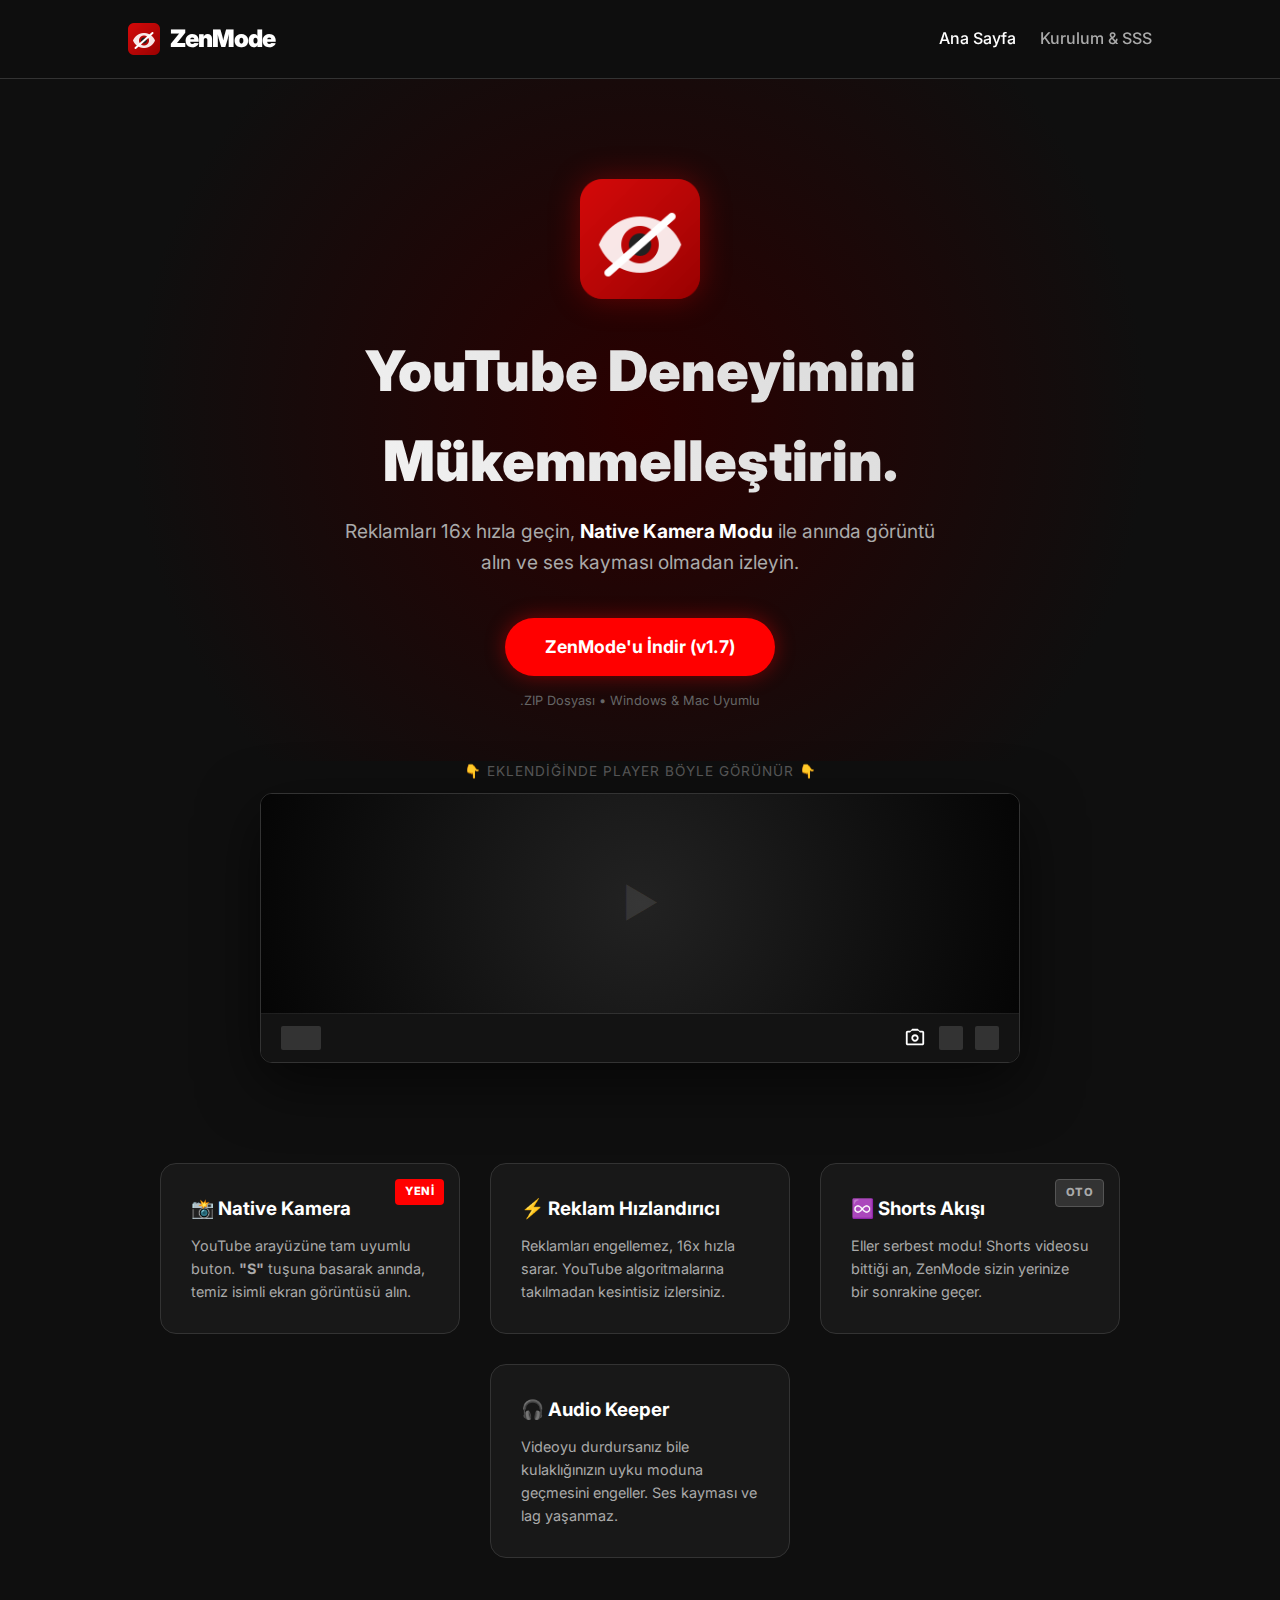
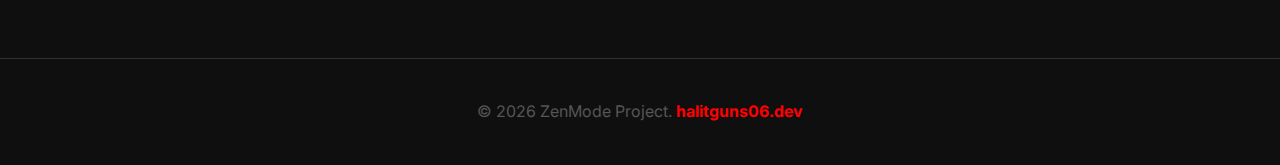
<file: index.html>
<!DOCTYPE html>
<html lang="tr">
<head>
    <meta charset="UTF-8">
    <meta name="viewport" content="width=device-width, initial-scale=1.0">
    <title>ZenMode v1.7 - YouTube Deneyimini Yükselt</title>
    <link rel="stylesheet" href="site.css">
    <link rel="icon" type="image/png" href="icon.png">
</head>
<body>

    <header>
        <div class="logo">
            <img src="icon.png" alt="ZenMode Logo">
            <span>ZenMode</span>
        </div>
        <nav>
            <a href="index.html" class="active">Ana Sayfa</a>
            <a href="help.html">Kurulum & SSS</a>
        </nav>
    </header>

    <section class="hero">
        <div class="hero-content">
            <img src="icon.png" alt="ZenMode Logo" class="hero-icon">
            <h1>YouTube Deneyimini <br> Mükemmelleştirin.</h1>
            <p class="subtitle">Reklamları 16x hızla geçin, <b>Native Kamera Modu</b> ile anında görüntü alın ve ses kayması olmadan izleyin.</p>

            <a href="#" class="btn-primary" onclick="downloadZip(event)">ZenMode'u İndir (v1.7)</a>
            <p class="meta-text">.ZIP Dosyası • Windows & Mac Uyumlu</p>
        </div>
    </section>

    <div class="mockup-wrapper">
        <p class="mockup-label">👇 Eklendiğinde Player Böyle Görünür 👇</p>
        <div class="mockup-container">
            <div class="mockup-screen">
                <div class="play-btn">▶</div>
            </div>
            <div class="mockup-controls">
                <div class="fake-btn long"></div>
                <div class="right-controls">
                    <div class="zen-fake-btn" title="Ekran Görüntüsü (S)">
                        <svg viewBox="0 0 24 24" fill="white" width="22"><path d="M4 4h3l2-2h6l2 2h3c1.1 0 2 .9 2 2v12c0 1.1-.9 2-2 2H4c-1.1 0-2-.9-2-2V6c0-1.1.9-2 2-2zm0 2v12h16V6h-2.6L15.55 4.1 15.25 4H8.75l-.3.1L6.6 6H4zm8 10c-2.21 0-4-1.79-4-4s1.79-4 4-4 4 1.79 4 4-1.79 4-4 4zm0-6c-1.1 0-2 .9-2 2s.9 2 2 2 2-.9 2-2-.9-2-2-2z"/></svg>
                    </div>
                    <div class="fake-btn"></div>
                    <div class="fake-btn"></div>
                </div>
            </div>
        </div>
    </div>

    <section class="features">
        <div class="feature-card">
            <span class="badge highlight">YENİ</span>
            <h3>📸 Native Kamera</h3>
            <p>YouTube arayüzüne tam uyumlu buton. <b>"S"</b> tuşuna basarak anında, temiz isimli ekran görüntüsü alın.</p>
        </div>

        <div class="feature-card">
            <h3>⚡ Reklam Hızlandırıcı</h3>
            <p>Reklamları engellemez, 16x hızla sarar. YouTube algoritmalarına takılmadan kesintisiz izlersiniz.</p>
        </div>

        <div class="feature-card">
            <span class="badge auto">OTO</span>
            <h3>♾️ Shorts Akışı</h3>
            <p>Eller serbest modu! Shorts videosu bittiği an, ZenMode sizin yerinize bir sonrakine geçer.</p>
        </div>

        <div class="feature-card">
            <h3>🎧 Audio Keeper</h3>
            <p>Videoyu durdursanız bile kulaklığınızın uyku moduna geçmesini engeller. Ses kayması ve lag yaşanmaz.</p>
        </div>
    </section>

    <footer>
        <p>&copy; 2026 ZenMode Project. <span style="color:var(--yt-red); font-weight:bold;">halitguns06.dev</span></p>
    </footer>

    <script>
        function downloadZip(e) {
            e.preventDefault();
            // Dosya ismini buraya yaz
            window.location.href = 'ZenMode.zip';
            setTimeout(() => { window.location.href = 'help.html'; }, 500);
        }
    </script>

</body>
</html>
</file>
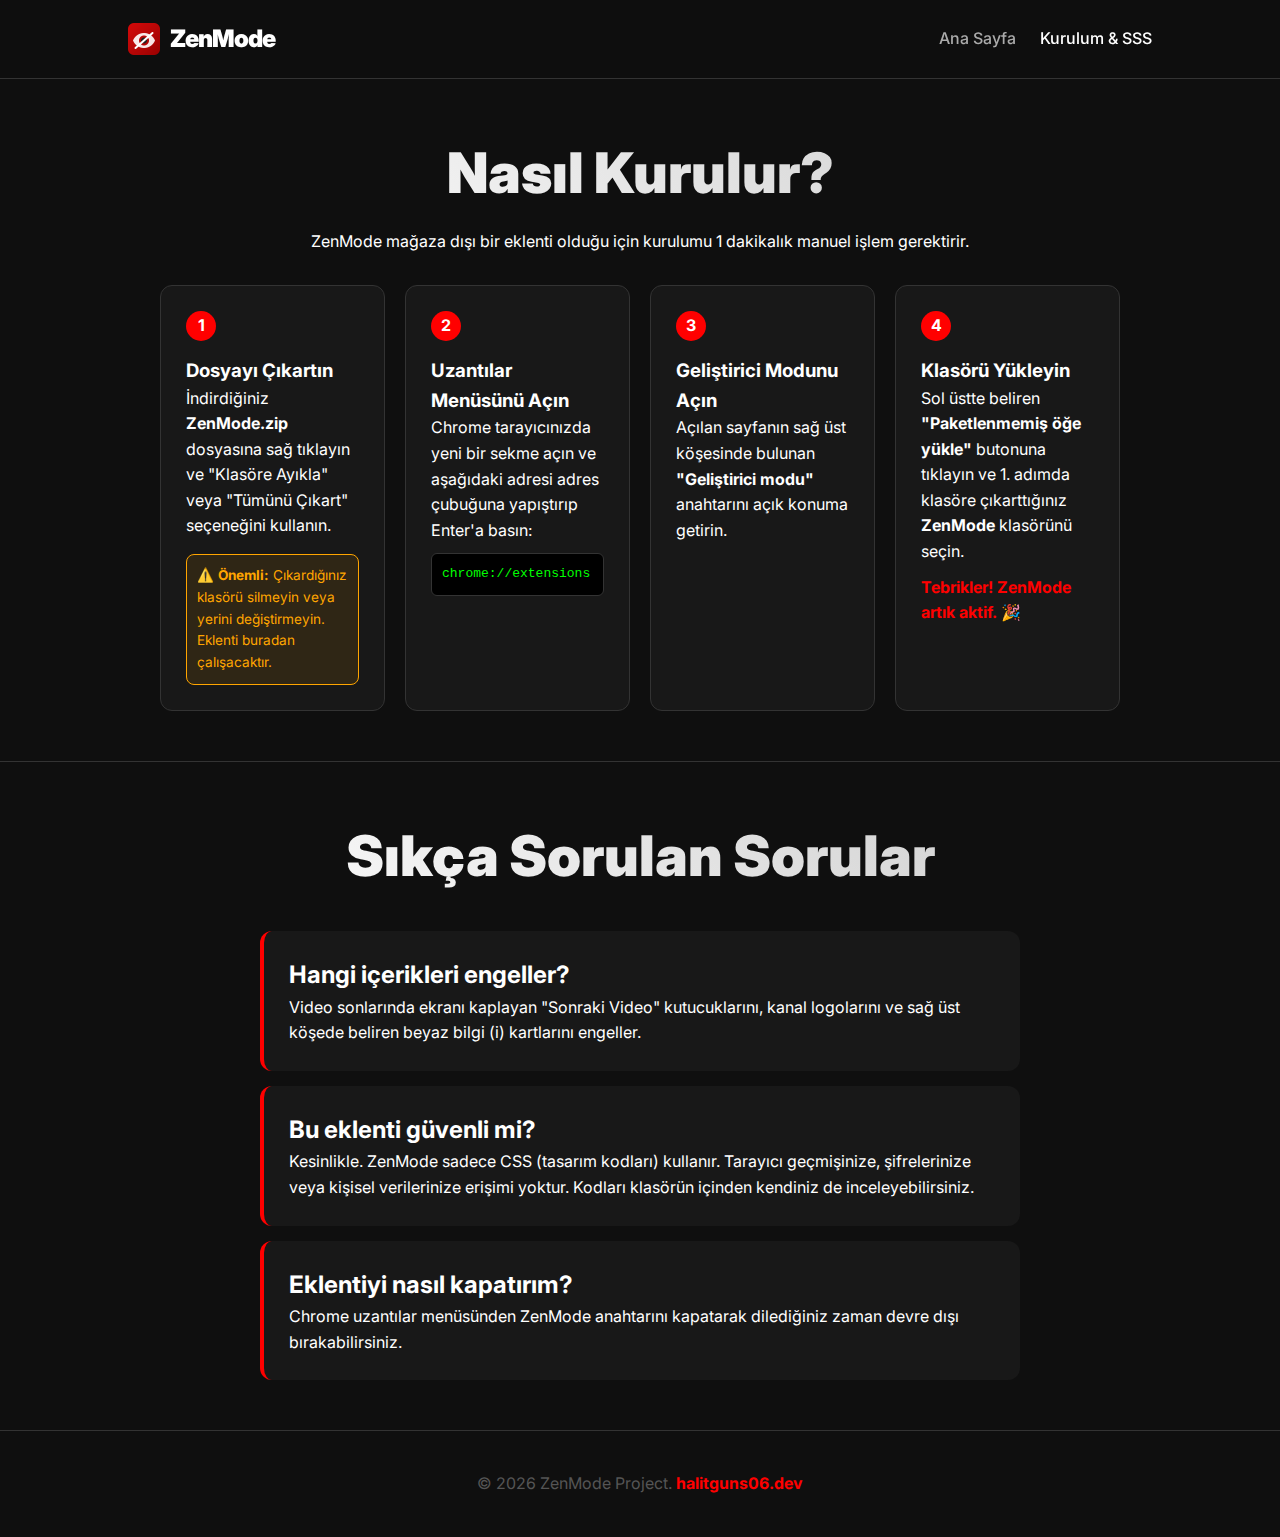
<file: help.html>
<!DOCTYPE html>
<html lang="tr">
<head>
    <meta charset="UTF-8">
    <meta name="viewport" content="width=device-width, initial-scale=1.0">
    <title>Kurulum ve Yardım - ZenMode</title>
    <link rel="stylesheet" href="site.css">
    <link rel="icon" type="image/png" href="icon.png">
</head>
<body>

    <header>
        <div class="logo">
            <img src="icon.png" alt="ZenMode Logo">
            <span>ZenMode</span>
        </div>
        <nav>
            <a href="index.html">Ana Sayfa</a>
            <a href="help.html" class="active">Kurulum & SSS</a>
        </nav>
    </header>

    <div class="container section-title">
        <h1>Nasıl Kurulur?</h1>
        <p>ZenMode mağaza dışı bir eklenti olduğu için kurulumu 1 dakikalık manuel işlem gerektirir.</p>
    </div>

    <div class="install-grid">
        <div class="step-card">
            <div class="step-number">1</div>
            <h3>Dosyayı Çıkartın</h3>
            <p>İndirdiğiniz <b>ZenMode.zip</b> dosyasına sağ tıklayın ve "Klasöre Ayıkla" veya "Tümünü Çıkart" seçeneğini kullanın.</p>
            <div class="warning-box">
                ⚠️ <b>Önemli:</b> Çıkardığınız klasörü silmeyin veya yerini değiştirmeyin. Eklenti buradan çalışacaktır.
            </div>
        </div>

        <div class="step-card">
            <div class="step-number">2</div>
            <h3>Uzantılar Menüsünü Açın</h3>
            <p>Chrome tarayıcınızda yeni bir sekme açın ve aşağıdaki adresi adres çubuğuna yapıştırıp Enter'a basın:</p>
            <div class="code-box">chrome://extensions</div>
        </div>

        <div class="step-card">
            <div class="step-number">3</div>
            <h3>Geliştirici Modunu Açın</h3>
            <p>Açılan sayfanın sağ üst köşesinde bulunan <b>"Geliştirici modu"</b> anahtarını açık konuma getirin.</p>
        </div>

        <div class="step-card">
            <div class="step-number">4</div>
            <h3>Klasörü Yükleyin</h3>
            <p>Sol üstte beliren <b>"Paketlenmemiş öğe yükle"</b> butonuna tıklayın ve 1. adımda klasöre çıkarttığınız <b>ZenMode</b> klasörünü seçin.</p>
            <p style="color:var(--yt-red); margin-top:10px;"><b>Tebrikler! ZenMode artık aktif. 🎉</b></p>
        </div>
    </div>

    <hr class="divider">

    <div class="container section-title">
        <h1>Sıkça Sorulan Sorular</h1>
    </div>

    <div class="faq-container">
        <div class="faq-item">
            <h2>Hangi içerikleri engeller?</h2>
            <p>Video sonlarında ekranı kaplayan "Sonraki Video" kutucuklarını, kanal logolarını ve sağ üst köşede beliren beyaz bilgi (i) kartlarını engeller.</p>
        </div>

        <div class="faq-item">
            <h2>Bu eklenti güvenli mi?</h2>
            <p>Kesinlikle. ZenMode sadece CSS (tasarım kodları) kullanır. Tarayıcı geçmişinize, şifrelerinize veya kişisel verilerinize erişimi yoktur. Kodları klasörün içinden kendiniz de inceleyebilirsiniz.</p>
        </div>

        <div class="faq-item">
            <h2>Eklentiyi nasıl kapatırım?</h2>
            <p>Chrome uzantılar menüsünden ZenMode anahtarını kapatarak dilediğiniz zaman devre dışı bırakabilirsiniz.</p>
        </div>
    </div>

    <footer>
        <p>&copy; 2026 ZenMode Project. <span style="color:var(--yt-red); font-weight:bold;">halitguns06.dev</span></p>
    </footer>

</body>
</html>
</file>
<file: site.css>
/* site.css - ZenMode Final Style */
@import url('https://fonts.googleapis.com/css2?family=Inter:wght@400;700;900&display=swap');

:root {
    --yt-black: #0f0f0f;
    --yt-dark-gray: #181818;
    --yt-red: #ff0000;
    --yt-white: #ffffff;
    --yt-gray-text: #aaaaaa;
    --glow: 0 0 20px rgba(255, 0, 0, 0.4);
}

* { margin: 0; padding: 0; box-sizing: border-box; }

body {
    background-color: var(--yt-black);
    color: var(--yt-white);
    font-family: 'Inter', sans-serif;
    line-height: 1.6;
}

/* Header */
header {
    display: flex; justify-content: space-between; align-items: center;
    padding: 20px 10%; background-color: rgba(15, 15, 15, 0.95);
    position: sticky; top: 0; border-bottom: 1px solid #333;
    z-index: 100; backdrop-filter: blur(10px);
}

.logo {
    display: flex; align-items: center; gap: 10px;
    font-weight: 900; font-size: 1.5rem; letter-spacing: -1px;
}
.logo img { width: 32px; height: 32px; }

nav a {
    color: var(--yt-gray-text); text-decoration: none; margin-left: 20px;
    font-weight: 500; transition: 0.3s;
}
nav a:hover, nav a.active { color: var(--yt-white); }

/* Hero Section */
.hero {
    text-align: center; padding: 100px 20px 50px;
    background: radial-gradient(circle at center, #2a0000 0%, #0f0f0f 70%);
}
.hero-icon {
    width: 120px; margin-bottom: 20px;
    filter: drop-shadow(0 0 15px rgba(255,0,0,0.3));
    animation: float 3s ease-in-out infinite;
}
h1 {
    font-size: 3.5rem; font-weight: 900; margin-bottom: 10px;
    background: -webkit-linear-gradient(45deg, #fff, #ccc);
    -webkit-background-clip: text; -webkit-text-fill-color: transparent;
}
.subtitle {
    font-size: 1.2rem; color: var(--yt-gray-text); margin-bottom: 40px;
    max-width: 600px; margin-left: auto; margin-right: auto;
}
.subtitle b { color: #fff; }
.meta-text { margin-top: 15px; font-size: 0.8rem; color: #666; }

/* Butonlar */
.btn-primary {
    display: inline-block; background-color: var(--yt-red); color: white;
    padding: 15px 40px; border-radius: 50px; text-decoration: none;
    font-weight: 700; font-size: 1.1rem; transition: 0.3s; box-shadow: var(--glow);
}
.btn-primary:hover { transform: scale(1.05); box-shadow: 0 0 40px rgba(255, 0, 0, 0.6); }

/* Features */
.features {
    display: flex; justify-content: center; gap: 30px;
    padding: 50px 10%; flex-wrap: wrap;
}
.feature-card {
    background: var(--yt-dark-gray); padding: 30px; border-radius: 16px;
    width: 300px; border: 1px solid #333; transition: 0.3s;
    position: relative; overflow: hidden; /* Badge için gerekli */
}
.feature-card:hover { border-color: var(--yt-red); transform: translateY(-5px); }
.feature-card h3 { margin-bottom: 10px; color: var(--yt-white); }
.feature-card p { color: var(--yt-gray-text); font-size: 0.9rem; }

/* Footer */
footer {
    text-align: center; padding: 40px; border-top: 1px solid #333;
    color: #555; margin-top: 50px;
}

/* Animasyon */
@keyframes float {
    0% { transform: translateY(0px); } 50% { transform: translateY(-10px); } 100% { transform: translateY(0px); }
}

/* ---------------------------------------------------------
   YENİ EKLENEN ÖZELLİKLER (Mevcut yapıyı bozmadan)
   --------------------------------------------------------- */

/* Mockup Alanı */
.mockup-wrapper {
    max-width: 800px; margin: 0 auto 50px auto; padding: 0 20px;
}
.mockup-label {
    text-align: center; color: #555; margin-bottom: 10px; 
    font-size: 0.85rem; text-transform: uppercase; letter-spacing: 1px;
}
.mockup-container {
    background: #000; border: 1px solid #333; border-radius: 12px;
    box-shadow: 0 20px 60px rgba(0,0,0,0.6); overflow: hidden;
}
.mockup-screen {
    height: 220px; background: radial-gradient(circle, #222 0%, #050505 100%);
    display: flex; align-items: center; justify-content: center;
    border-bottom: 1px solid rgba(255,255,255,0.1);
}
.play-btn { font-size: 40px; color: rgba(255,255,255,0.1); user-select: none; }

.mockup-controls {
    padding: 12px 20px; display: flex; justify-content: space-between; align-items: center;
    background: rgba(20, 20, 20, 0.95);
}
.right-controls { display: flex; gap: 12px; align-items: center; }

/* Sahte Butonlar */
.fake-btn { width: 24px; height: 24px; background: #333; border-radius: 2px; }
.fake-btn.long { width: 40px; }

/* Bizim Native Kamera Butonu (Demo) */
.zen-fake-btn {
    width: 24px; height: 24px; display: flex; align-items: center; justify-content: center;
    cursor: pointer; position: relative; animation: glow 2s infinite;
}
@keyframes glow {
    0%, 100% { filter: drop-shadow(0 0 0 rgba(255,255,255,0)); }
    50% { filter: drop-shadow(0 0 5px rgba(255,255,255,0.5)); }
}

/* Rozetler (Badges) */
.badge {
    display: inline-block; padding: 4px 10px; border-radius: 4px;
    font-size: 0.7rem; font-weight: 800; letter-spacing: 0.5px;
}
.badge.new-version { 
    background: rgba(255,255,255,0.1); border: 1px solid #555; 
    margin-bottom: 15px; display: inline-block;
}

/* Kart içi rozetler */
.feature-card .badge {
    position: absolute; top: 15px; right: 15px;
}
.badge.highlight { background: var(--yt-red); color: white; }
.badge.auto { background: #333; color: #aaa; border: 1px solid #555; }

/* --- HELP SAYFASI STİLLERİ (Ekli kalsın) --- */
.container { max-width: 1000px; margin: 0 auto; padding: 0 20px; }
.section-title { text-align: center; margin: 50px auto 30px auto; }
.section-title h1 { color: var(--yt-red); }
.install-grid {
    display: grid; grid-template-columns: repeat(auto-fit, minmax(220px, 1fr));
    gap: 20px; max-width: 1000px; margin: 0 auto 50px auto; padding: 0 20px;
}
.step-card { background: var(--yt-dark-gray); padding: 25px; border-radius: 12px; border: 1px solid #333; position: relative; }
.step-number {
    background: var(--yt-red); width: 30px; height: 30px; border-radius: 50%;
    display: flex; align-items: center; justify-content: center; font-weight: bold; margin-bottom: 15px;
}
.warning-box {
    background: rgba(255, 165, 0, 0.1); border: 1px solid orange; color: orange;
    padding: 10px; font-size: 0.85rem; border-radius: 8px; margin-top: 15px;
}
.code-box {
    background: #000; padding: 10px; border-radius: 6px; font-family: monospace;
    color: #0f0; margin-top: 10px; word-break: break-all; border: 1px solid #333; user-select: all;
}
.divider { border: 0; height: 1px; background: #333; margin: 50px 0; }
.faq-container { max-width: 800px; margin: 0 auto 50px auto; padding: 0 20px; }
.faq-item {
    background: var(--yt-dark-gray); margin-bottom: 15px; padding: 25px;
    border-radius: 12px; border-left: 4px solid var(--yt-red);
}
</file>
